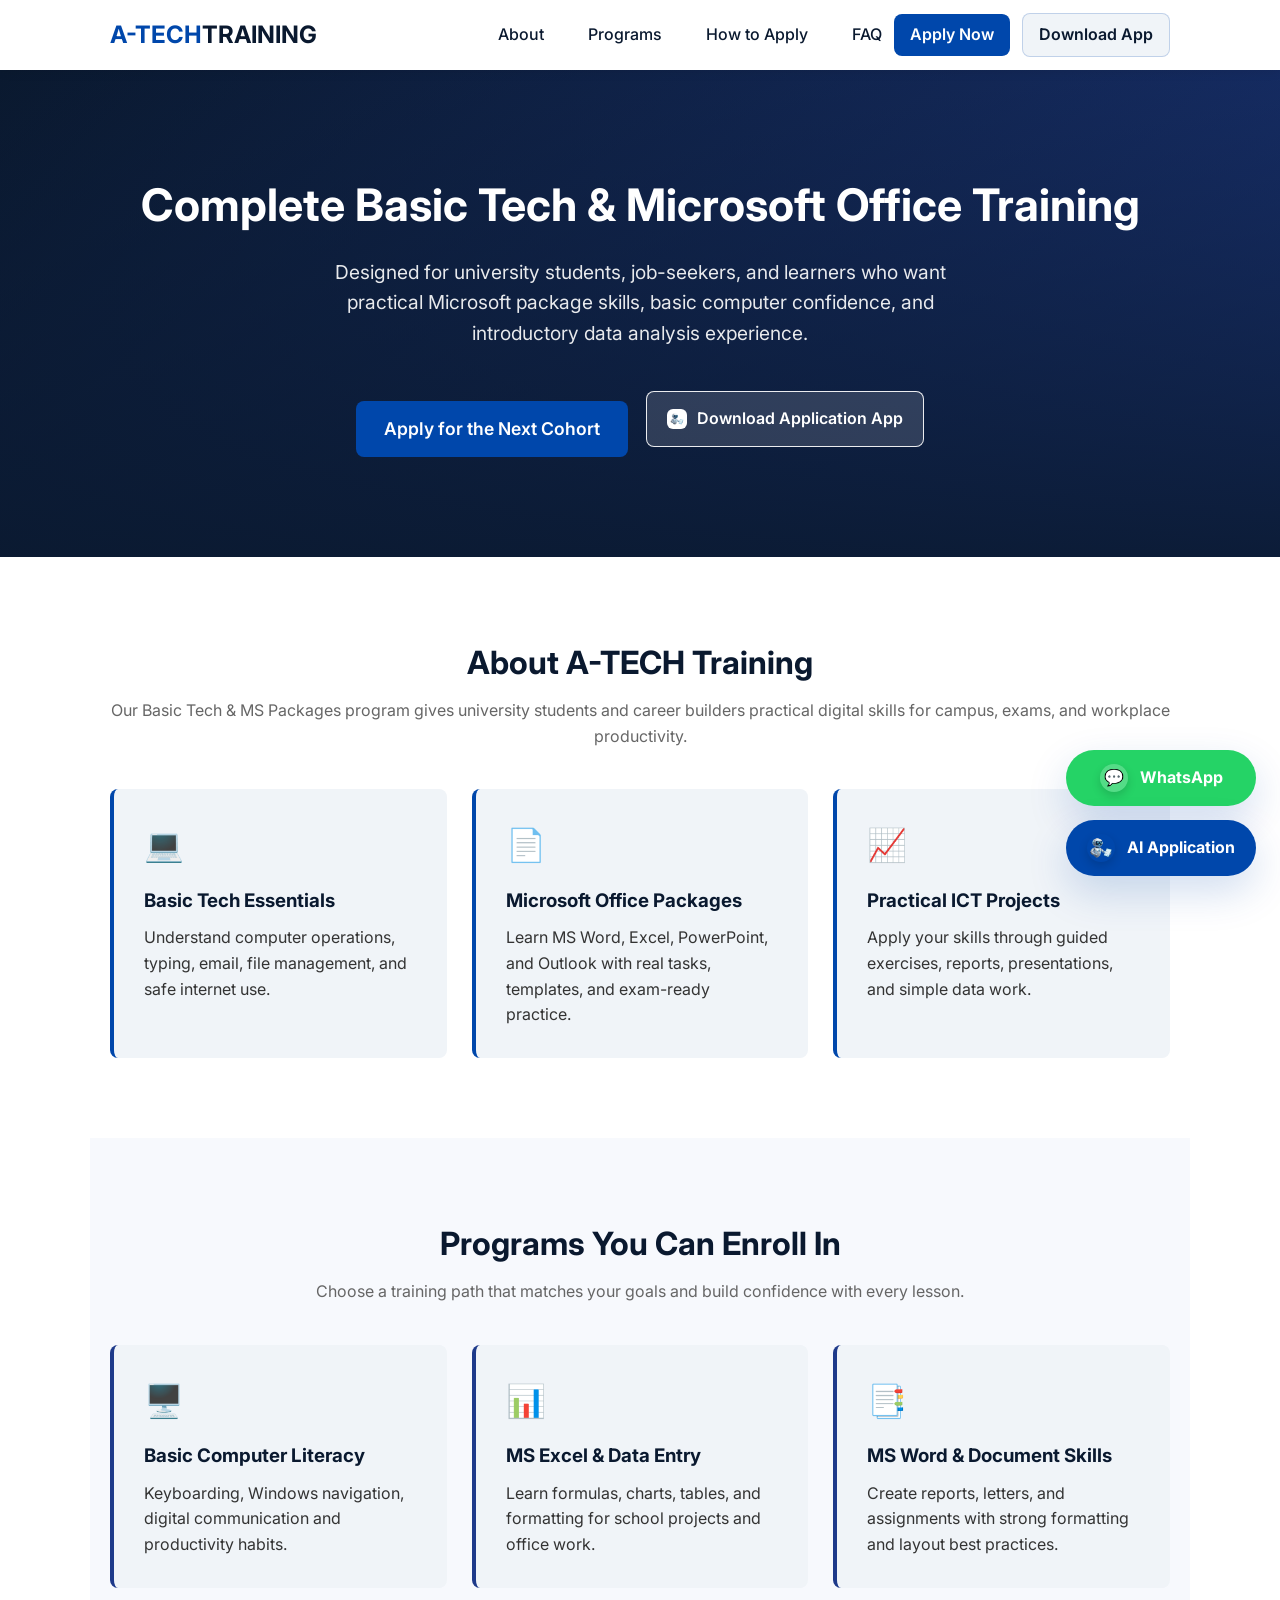
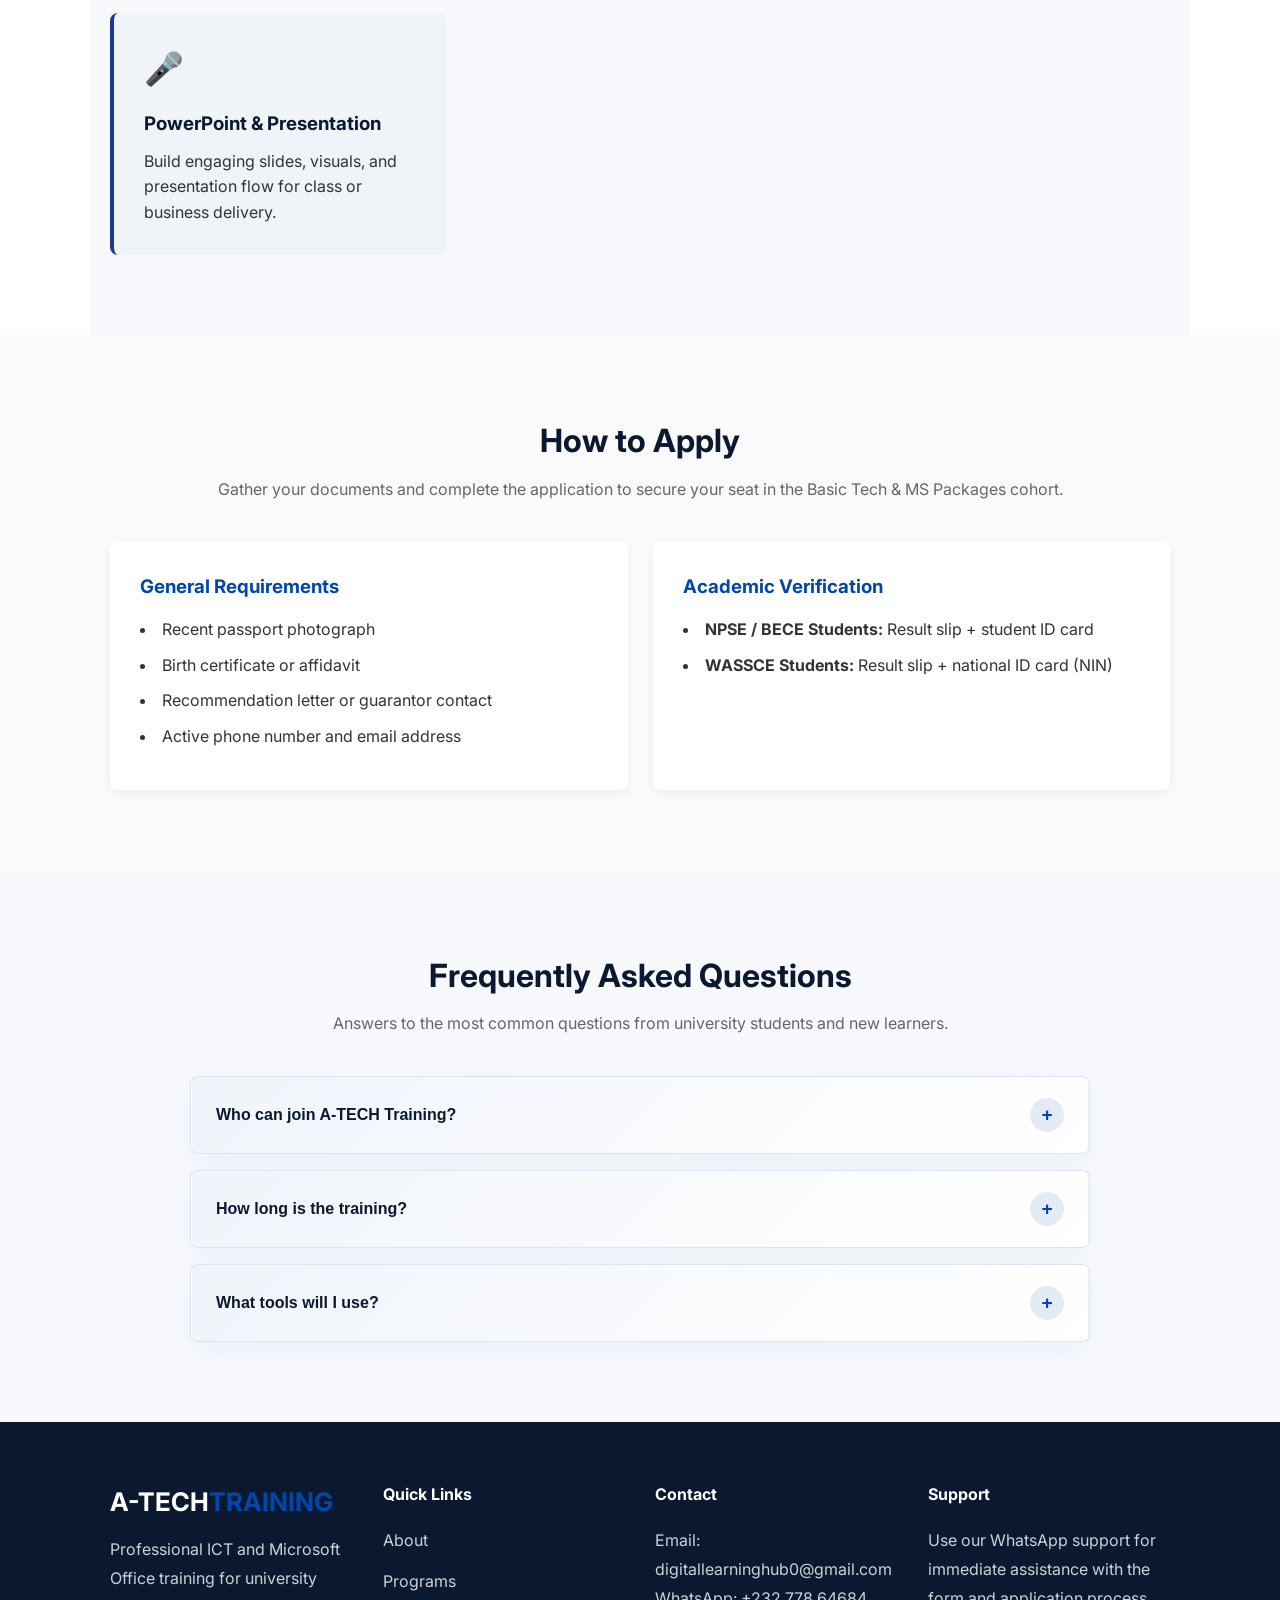
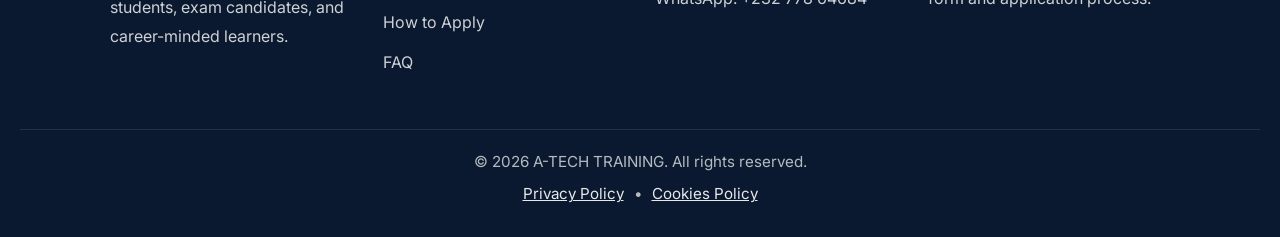
<file: index.html>
<!DOCTYPE html>
<html lang="en">
<head>
    <meta charset="UTF-8">
    <meta name="viewport" content="width=device-width, initial-scale=1.0">
    <title>A-TECH TRAINING | Basic Tech & MS Packages Application</title>
    <link rel="stylesheet" href="styles.css">
    <link rel="preconnect" href="https://fonts.googleapis.com">
    <link rel="preconnect" href="https://fonts.gstatic.com" crossorigin>
    <link href="https://fonts.googleapis.com/css2?family=Inter:wght@300;400;500;600;700&display=swap" rel="stylesheet">
</head>
<body>

    <!-- COMPONENT: Header Navigation -->
    <header class="navbar">
        <div class="container nav-container">
            <a href="index.html" class="logo">A-TECH<span>TRAINING</span></a>
            <button class="nav-toggle" id="navToggle" aria-expanded="false" aria-label="Toggle navigation">☰</button>
            <nav class="nav-menu" id="navMenu">
                <ul class="nav-links">
                    <li><a href="#about">About</a></li>
                    <li><a href="#programs">Programs</a></li>
                    <li><a href="#requirements">How to Apply</a></li>
                    <li><a href="#faq">FAQ</a></li>
                </ul>
                <div class="nav-actions">
                    <a href="https://form.jotform.com/262054270418048" class="btn-primary" target="_blank" rel="noopener">Apply Now</a>
                    <a href="https://app.jotform.com/262054073731552" class="btn-secondary" target="_blank" rel="noopener">Download App</a>
                </div>
            </nav>
        </div>
    </header>

    <!-- COMPONENT: Hero Section -->
    <section class="hero">
        <div class="container hero-content">
            <h1>Complete Basic Tech & Microsoft Office Training</h1>
            <p>Designed for university students, job-seekers, and learners who want practical Microsoft package skills, basic computer confidence, and introductory data analysis experience.</p>
            <div class="hero-actions">
                <a href="https://form.jotform.com/262054270418048" class="btn-hero" target="_blank" rel="noopener">Apply for the Next Cohort</a>
                <a href="https://app.jotform.com/262054073731552" class="btn-secondary btn-download-app" target="_blank" rel="noopener">
                    <img src="A-TECH.png" alt="A-TECH" class="hero-action-icon">
                    Download Application App
                </a>
            </div>
        </div>
    </section>

    <!-- COMPONENT: About / Course Highlights Section -->
    <section id="about" class="features container section-reveal">
        <div class="section-header">
            <h2>About A-TECH Training</h2>
            <p>Our Basic Tech & MS Packages program gives university students and career builders practical digital skills for campus, exams, and workplace productivity.</p>
        </div>
        <div class="grid-3">
            <div class="card">
                <div class="icon">💻</div>
                <h3>Basic Tech Essentials</h3>
                <p>Understand computer operations, typing, email, file management, and safe internet use.</p>
            </div>
            <div class="card">
                <div class="icon">📄</div>
                <h3>Microsoft Office Packages</h3>
                <p>Learn MS Word, Excel, PowerPoint, and Outlook with real tasks, templates, and exam-ready practice.</p>
            </div>
            <div class="card">
                <div class="icon">📈</div>
                <h3>Practical ICT Projects</h3>
                <p>Apply your skills through guided exercises, reports, presentations, and simple data work.</p>
            </div>
        </div>
    </section>

    <!-- COMPONENT: Programs Section -->
    <section id="programs" class="programs container section-reveal">
        <div class="section-header">
            <h2>Programs You Can Enroll In</h2>
            <p>Choose a training path that matches your goals and build confidence with every lesson.</p>
        </div>
        <div class="grid-4">
            <div class="card">
                <div class="icon">🖥️</div>
                <h3>Basic Computer Literacy</h3>
                <p>Keyboarding, Windows navigation, digital communication and productivity habits.</p>
            </div>
            <div class="card">
                <div class="icon">📊</div>
                <h3>MS Excel & Data Entry</h3>
                <p>Learn formulas, charts, tables, and formatting for school projects and office work.</p>
            </div>
            <div class="card">
                <div class="icon">📑</div>
                <h3>MS Word & Document Skills</h3>
                <p>Create reports, letters, and assignments with strong formatting and layout best practices.</p>
            </div>
            <div class="card">
                <div class="icon">🎤</div>
                <h3>PowerPoint & Presentation</h3>
                <p>Build engaging slides, visuals, and presentation flow for class or business delivery.</p>
            </div>
        </div>
    </section>

    <!-- COMPONENT: Requirements Section -->
    <section id="requirements" class="requirements-section section-reveal">
        <div class="container">
            <div class="section-header">
                <h2>How to Apply</h2>
                <p>Gather your documents and complete the application to secure your seat in the Basic Tech & MS Packages cohort.</p>
            </div>
            <div class="grid-2">
                <div class="req-box">
                    <h3>General Requirements</h3>
                    <ul>
                        <li>Recent passport photograph</li>
                        <li>Birth certificate or affidavit</li>
                        <li>Recommendation letter or guarantor contact</li>
                        <li>Active phone number and email address</li>
                    </ul>
                </div>
                <div class="req-box">
                    <h3>Academic Verification</h3>
                    <ul>
                        <li><strong>NPSE / BECE Students:</strong> Result slip + student ID card</li>
                        <li><strong>WASSCE Students:</strong> Result slip + national ID card (NIN)</li>
                    </ul>
                </div>
            </div>
        </div>
    </section>

    <!-- COMPONENT: FAQ Section -->
    <section id="faq" class="faq-section section-reveal">
        <div class="container">
            <div class="section-header">
                <h2>Frequently Asked Questions</h2>
                <p>Answers to the most common questions from university students and new learners.</p>
            </div>
            <div class="faq-list">
                <div class="faq-item">
                    <button class="faq-question">
                        <span>Who can join A-TECH Training?</span>
                        <span class="faq-icon">+</span>
                    </button>
                    <div class="faq-answer">
                        <p>Anyone who wants to learn basic computer skills, Microsoft Office, or introductory data analysis—especially university students, job-seekers, and beginners.</p>
                    </div>
                </div>
                <div class="faq-item">
                    <button class="faq-question">
                        <span>How long is the training?</span>
                        <span class="faq-icon">+</span>
                    </button>
                    <div class="faq-answer">
                        <p>The program is designed as a flexible short course, typically delivered over several weeks with practical lessons and guided practice.</p>
                    </div>
                </div>
                <div class="faq-item">
                    <button class="faq-question">
                        <span>What tools will I use?</span>
                        <span class="faq-icon">+</span>
                    </button>
                    <div class="faq-answer">
                        <p>You will work with Microsoft Word, Excel, PowerPoint, and common computer tools for typing, file management, and digital communication.</p>
                    </div>
                </div>
            </div>
        </div>
    </section>

    <!-- Floating Support Widgets -->
    <div class="support-widgets">
        <a class="whatsapp-float" href="https://wa.me/23277864684?text=Hello%20A-TECH%20TRAINING%20support" target="_blank" rel="noopener noreferrer" title="WhatsApp Support">
            <span class="whatsapp-icon">💬</span>
            <span>WhatsApp</span>
        </a>
        <a class="ai-float" href="https://agent.jotform.com/019f99a39b4070008c04df98664874016407" target="_blank" rel="noopener noreferrer" title="Open A-TECH AI Application Link">
            <img src="A-TECH.png" alt="A-TECH AI" class="ai-icon">
            <span>AI Application</span>
        </a>
    </div>

    <!-- COMPONENT: Footer Section -->
    <footer class="site-footer">
        <div class="container footer-grid">
            <div class="footer-col brand">
                <div class="footer-logo">A-TECH<span>TRAINING</span></div>
                <p>Professional ICT and Microsoft Office training for university students, exam candidates, and career-minded learners.</p>
            </div>
            <div class="footer-col">
                <h4>Quick Links</h4>
                <ul class="footer-links">
                    <li><a href="#about">About</a></li>
                    <li><a href="#programs">Programs</a></li>
                    <li><a href="#requirements">How to Apply</a></li>
                    <li><a href="#faq">FAQ</a></li>
                </ul>
            </div>
            <div class="footer-col">
                <h4>Contact</h4>
                <p>Email: <a href="mailto:digitallearninghub0@gmail.com">digitallearninghub0@gmail.com</a></p>
                <p>WhatsApp: <a href="https://wa.me/23277864684" target="_blank" rel="noopener">+232 778 64684</a></p>
            </div>
            <div class="footer-col">
                <h4>Support</h4>
                <p>Use our WhatsApp support for immediate assistance with the form and application process.</p>
            </div>
        </div>
        <div class="footer-bottom">
            <p>© 2026 A-TECH TRAINING. All rights reserved.</p>
            <div class="footer-policy">
                <a href="privacy.html">Privacy Policy</a>
                <span>•</span>
                <a href="cookies.html">Cookies Policy</a>
            </div>
        </div>
    </footer>

    <script src="script.js"></script>
</body>
</html>
</file>
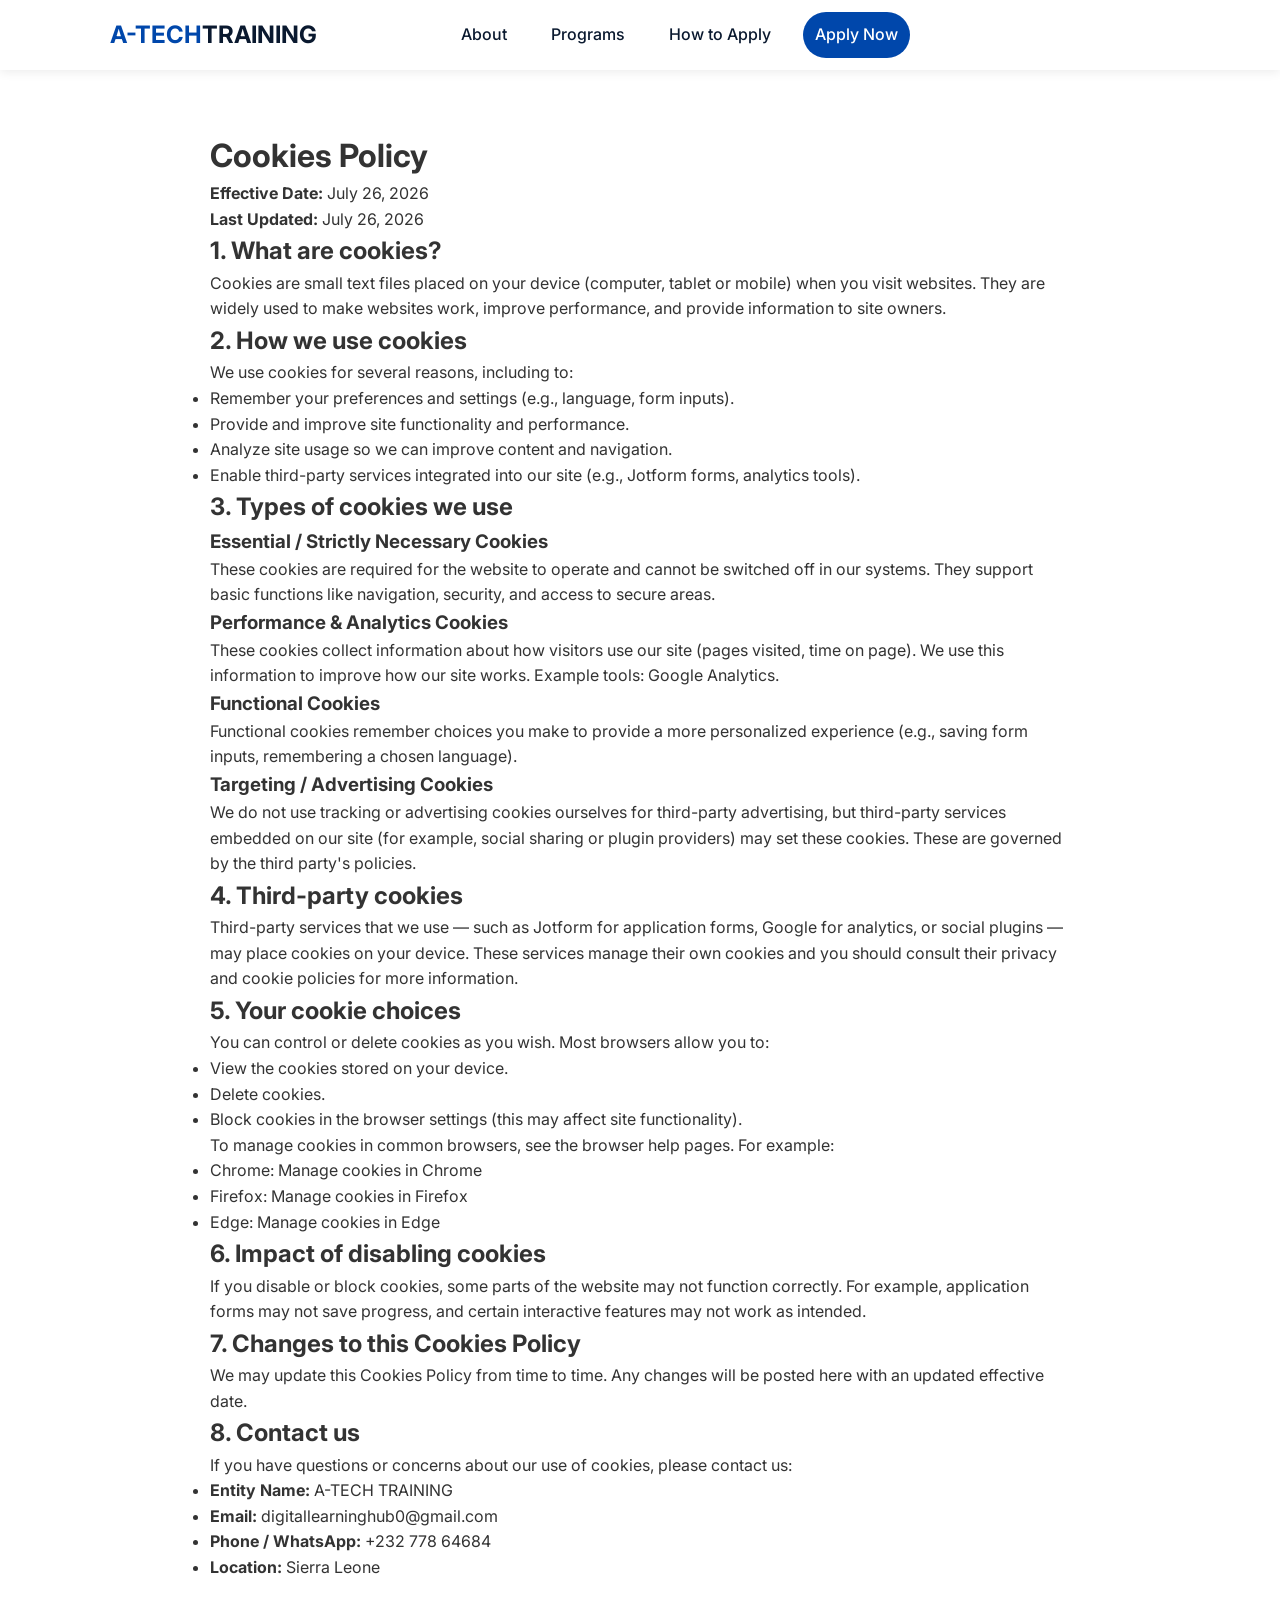
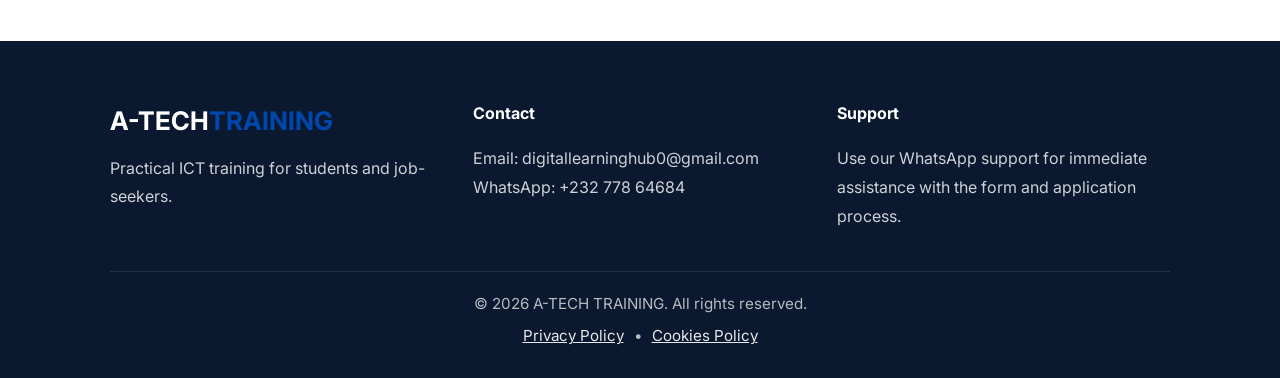
<file: cookies.html>
<!DOCTYPE html>
<html lang="en">
<head>
    <meta charset="UTF-8">
    <meta name="viewport" content="width=device-width, initial-scale=1.0">
    <title>Cookies Policy — A-TECH TRAINING</title>
    <link rel="stylesheet" href="styles.css">
    <link rel="preconnect" href="https://fonts.googleapis.com">
    <link rel="preconnect" href="https://fonts.gstatic.com" crossorigin>
    <link href="https://fonts.googleapis.com/css2?family=Inter:wght@300;400;500;600;700&display=swap" rel="stylesheet">
</head>
<body>
    <header class="navbar">
        <div class="container nav-container">
            <div class="logo">A-TECH<span>TRAINING</span></div>
            <nav>
                <button class="nav-toggle" aria-expanded="false" aria-label="Open navigation menu">☰</button>
                <ul class="nav-links">
                    <li><a href="index.html#about">About</a></li>
                    <li><a href="index.html#programs">Programs</a></li>
                    <li><a href="index.html#requirements">How to Apply</a></li>
                    <li><a href="https://form.jotform.com/262054270418048" class="btn-primary" target="_blank" rel="noopener">Apply Now</a></li>
                    <li><a href="https://app.jotform.com/262054073731552" class="btn-secondary" target="_blank" rel="noopener">Download App</a></li>
                </ul>
            </nav>
        </div>
    </header>

    <main class="container" style="padding:60px 20px; max-width:900px;">
        <h1>Cookies Policy</h1>
        <p><strong>Effective Date:</strong> July 26, 2026</p>
        <p><strong>Last Updated:</strong> July 26, 2026</p>

        <h2>1. What are cookies?</h2>
        <p>Cookies are small text files placed on your device (computer, tablet or mobile) when you visit websites. They are widely used to make websites work, improve performance, and provide information to site owners.</p>

        <h2>2. How we use cookies</h2>
        <p>We use cookies for several reasons, including to:</p>
        <ul>
            <li>Remember your preferences and settings (e.g., language, form inputs).</li>
            <li>Provide and improve site functionality and performance.</li>
            <li>Analyze site usage so we can improve content and navigation.</li>
            <li>Enable third-party services integrated into our site (e.g., Jotform forms, analytics tools).</li>
        </ul>

        <h2>3. Types of cookies we use</h2>
        <h3>Essential / Strictly Necessary Cookies</h3>
        <p>These cookies are required for the website to operate and cannot be switched off in our systems. They support basic functions like navigation, security, and access to secure areas.</p>

        <h3>Performance & Analytics Cookies</h3>
        <p>These cookies collect information about how visitors use our site (pages visited, time on page). We use this information to improve how our site works. Example tools: Google Analytics.</p>

        <h3>Functional Cookies</h3>
        <p>Functional cookies remember choices you make to provide a more personalized experience (e.g., saving form inputs, remembering a chosen language).</p>

        <h3>Targeting / Advertising Cookies</h3>
        <p>We do not use tracking or advertising cookies ourselves for third-party advertising, but third-party services embedded on our site (for example, social sharing or plugin providers) may set these cookies. These are governed by the third party's policies.</p>

        <h2>4. Third-party cookies</h2>
        <p>Third-party services that we use — such as Jotform for application forms, Google for analytics, or social plugins — may place cookies on your device. These services manage their own cookies and you should consult their privacy and cookie policies for more information.</p>

        <h2>5. Your cookie choices</h2>
        <p>You can control or delete cookies as you wish. Most browsers allow you to:</p>
        <ul>
            <li>View the cookies stored on your device.</li>
            <li>Delete cookies.</li>
            <li>Block cookies in the browser settings (this may affect site functionality).</li>
        </ul>
        <p>To manage cookies in common browsers, see the browser help pages. For example:</p>
        <ul>
            <li>Chrome: <a href="https://support.google.com/chrome/answer/95647" target="_blank" rel="noopener">Manage cookies in Chrome</a></li>
            <li>Firefox: <a href="https://support.mozilla.org/en-US/kb/enable-and-disable-cookies-website-preferences" target="_blank" rel="noopener">Manage cookies in Firefox</a></li>
            <li>Edge: <a href="https://support.microsoft.com/microsoft-edge/delete-cookies-in-microsoft-edge-63947406-40ac-c3b8-57b9-2a946a29ae09" target="_blank" rel="noopener">Manage cookies in Edge</a></li>
        </ul>

        <h2>6. Impact of disabling cookies</h2>
        <p>If you disable or block cookies, some parts of the website may not function correctly. For example, application forms may not save progress, and certain interactive features may not work as intended.</p>

        <h2>7. Changes to this Cookies Policy</h2>
        <p>We may update this Cookies Policy from time to time. Any changes will be posted here with an updated effective date.</p>

        <h2>8. Contact us</h2>
        <p>If you have questions or concerns about our use of cookies, please contact us:</p>
        <ul>
            <li><strong>Entity Name:</strong> A-TECH TRAINING</li>
            <li><strong>Email:</strong> <a href="mailto:digitallearninghub0@gmail.com">digitallearninghub0@gmail.com</a></li>
            <li><strong>Phone / WhatsApp:</strong> <a href="https://wa.me/23277864684" target="_blank" rel="noopener">+232 778 64684</a></li>
            <li><strong>Location:</strong> Sierra Leone</li>
        </ul>
    </main>

    <footer class="site-footer">
        <div class="container">
            <div class="footer-grid">
                <div class="footer-col">
                    <div class="footer-logo">A-TECH<span>TRAINING</span></div>
                    <p>Practical ICT training for students and job-seekers.</p>
                </div>
                <div class="footer-col">
                    <h4>Contact</h4>
                    <p>Email: <a href="mailto:digitallearninghub0@gmail.com">digitallearninghub0@gmail.com</a></p>
                    <p>WhatsApp: <a href="https://wa.me/23277864684" target="_blank" rel="noopener">+232 778 64684</a></p>
                </div>
                <div class="footer-col">
                    <h4>Support</h4>
                    <p>Use our WhatsApp support for immediate assistance with the form and application process.</p>
                </div>
            </div>
            <div class="footer-bottom">
                <p>© 2026 A-TECH TRAINING. All rights reserved.</p>
                <div class="footer-policy">
                    <a href="privacy.html">Privacy Policy</a>
                    <span>•</span>
                    <a href="cookies.html">Cookies Policy</a>
                </div>
            </div>
        </div>
    </footer>

    <script src="script.js"></script>
</body>
</html>
</file>
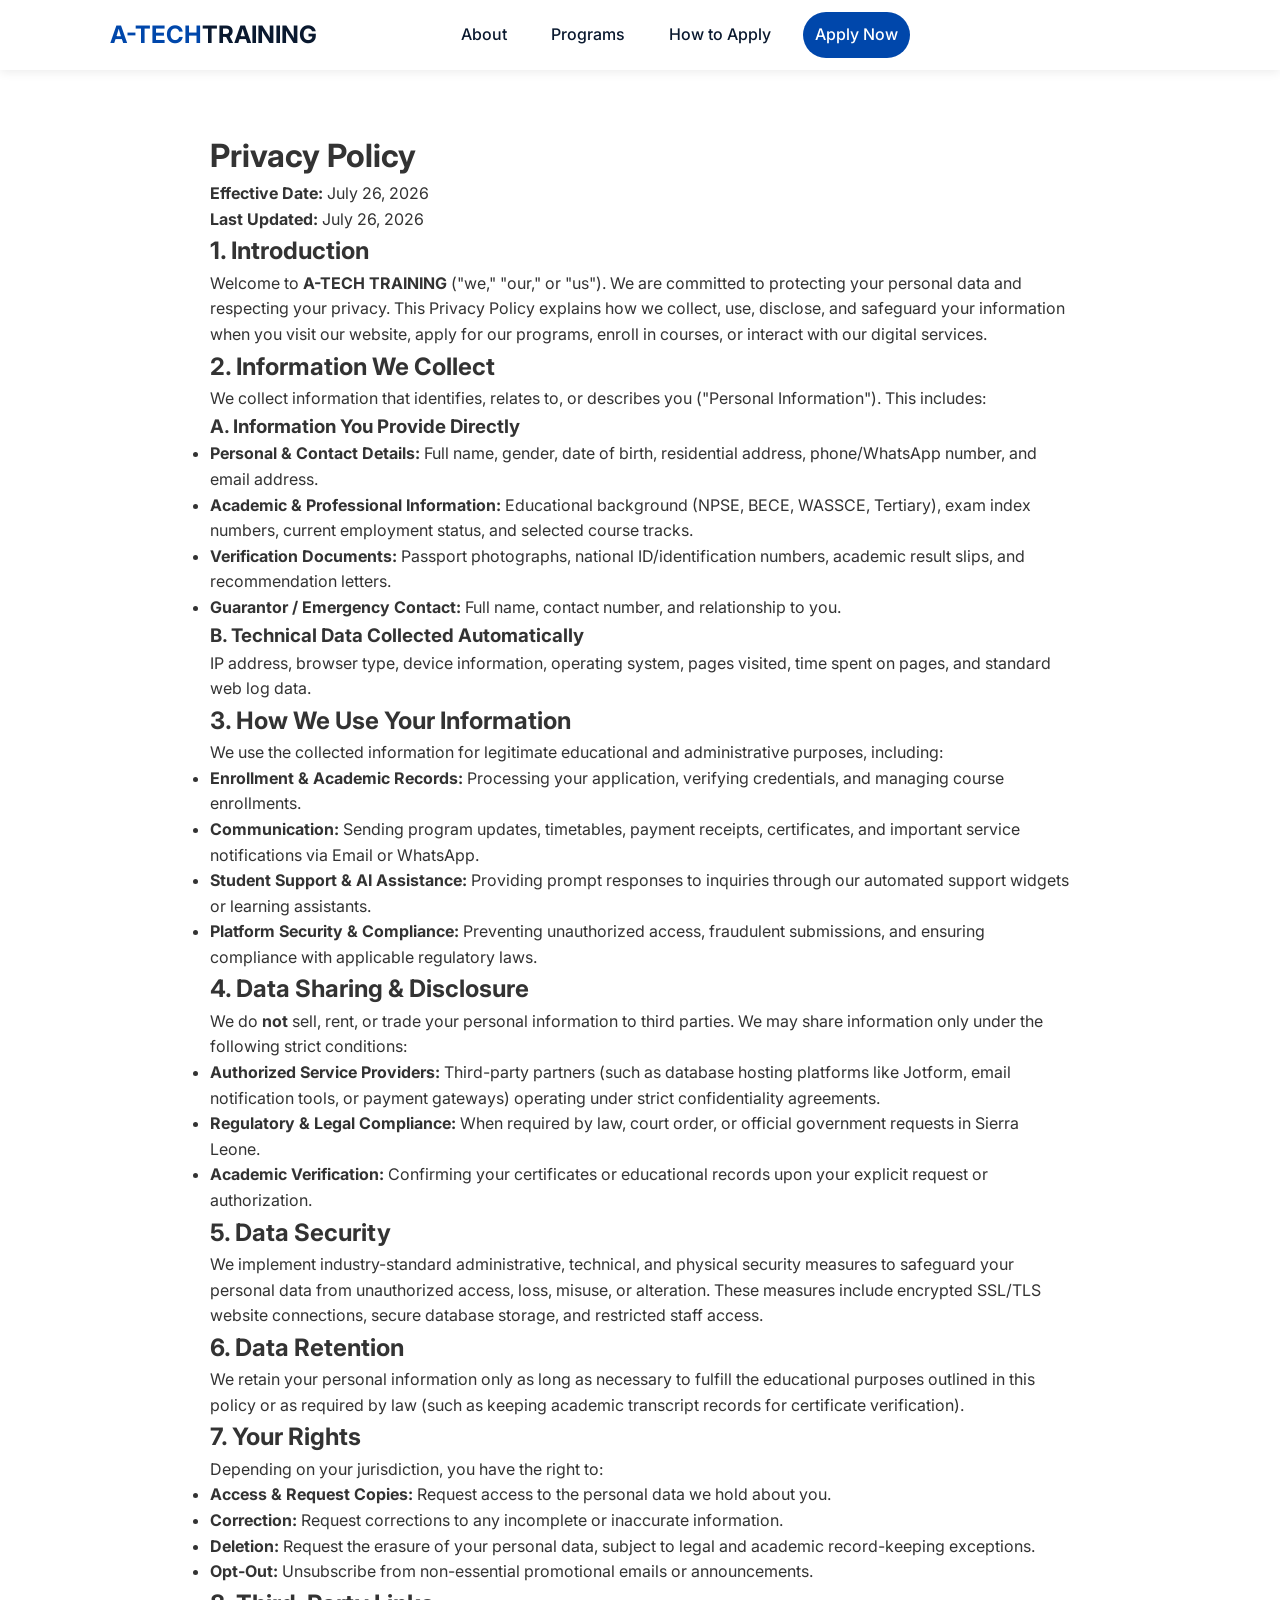
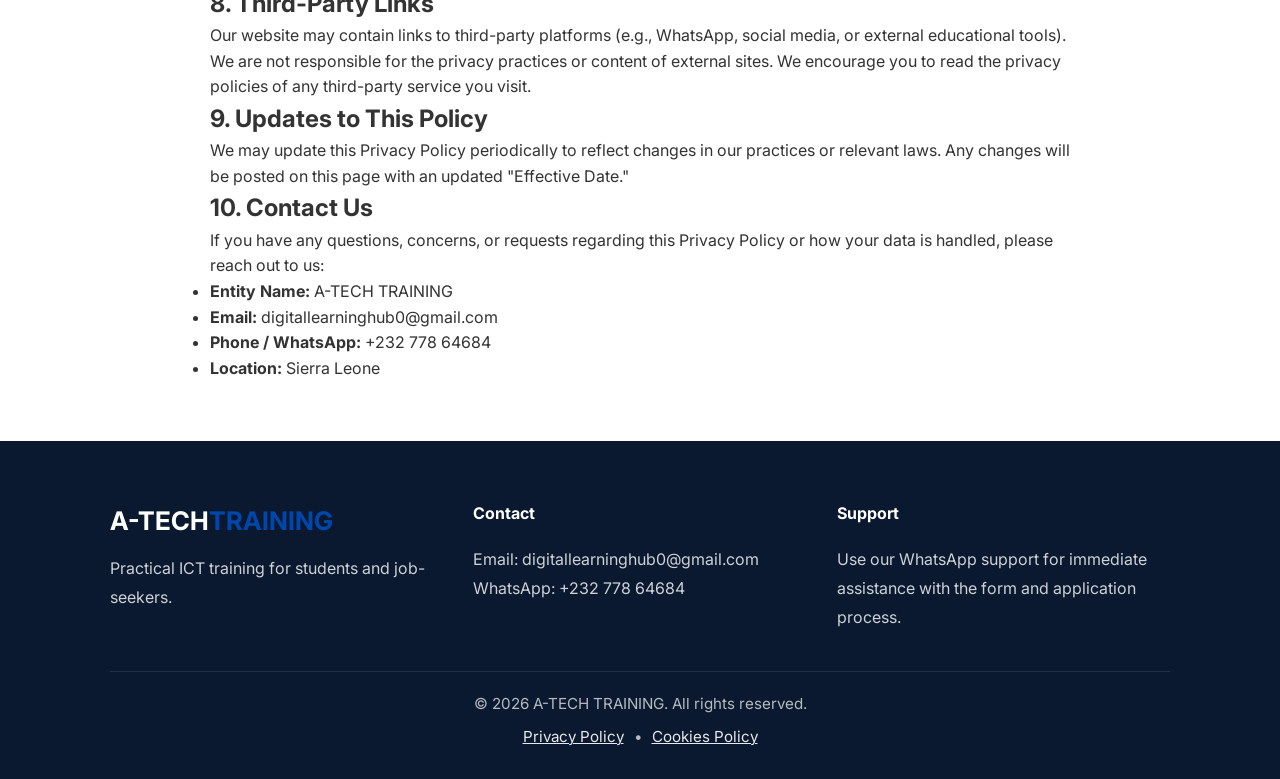
<file: privacy.html>
<!DOCTYPE html>
<html lang="en">
<head>
    <meta charset="UTF-8">
    <meta name="viewport" content="width=device-width, initial-scale=1.0">
    <title>Privacy Policy — A-TECH TRAINING</title>
    <link rel="stylesheet" href="styles.css">
    <link rel="preconnect" href="https://fonts.googleapis.com">
    <link rel="preconnect" href="https://fonts.gstatic.com" crossorigin>
    <link href="https://fonts.googleapis.com/css2?family=Inter:wght@300;400;500;600;700&display=swap" rel="stylesheet">
</head>
<body>
    <header class="navbar">
        <div class="container nav-container">
            <div class="logo">A-TECH<span>TRAINING</span></div>
            <nav>
                <button class="nav-toggle" aria-expanded="false" aria-label="Open navigation menu">☰</button>
                <ul class="nav-links">
                    <li><a href="index.html#about">About</a></li>
                    <li><a href="index.html#programs">Programs</a></li>
                    <li><a href="index.html#requirements">How to Apply</a></li>
                    <li><a href="https://form.jotform.com/262054270418048" class="btn-primary" target="_blank" rel="noopener">Apply Now</a></li>
                    <li><a href="https://app.jotform.com/262054073731552" class="btn-secondary" target="_blank" rel="noopener">Download App</a></li>
                </ul>
            </nav>
        </div>
    </header>

    <main class="container" style="padding:60px 20px; max-width:900px;">
        <h1>Privacy Policy</h1>
        <p><strong>Effective Date:</strong> July 26, 2026</p>
        <p><strong>Last Updated:</strong> July 26, 2026</p>

        <h2>1. Introduction</h2>
        <p>Welcome to <strong>A-TECH TRAINING</strong> ("we," "our," or "us"). We are committed to protecting your personal data and respecting your privacy. This Privacy Policy explains how we collect, use, disclose, and safeguard your information when you visit our website, apply for our programs, enroll in courses, or interact with our digital services.</p>

        <h2>2. Information We Collect</h2>
        <p>We collect information that identifies, relates to, or describes you ("Personal Information"). This includes:</p>

        <h3>A. Information You Provide Directly</h3>
        <ul>
            <li><strong>Personal & Contact Details:</strong> Full name, gender, date of birth, residential address, phone/WhatsApp number, and email address.</li>
            <li><strong>Academic & Professional Information:</strong> Educational background (NPSE, BECE, WASSCE, Tertiary), exam index numbers, current employment status, and selected course tracks.</li>
            <li><strong>Verification Documents:</strong> Passport photographs, national ID/identification numbers, academic result slips, and recommendation letters.</li>
            <li><strong>Guarantor / Emergency Contact:</strong> Full name, contact number, and relationship to you.</li>
        </ul>

        <h3>B. Technical Data Collected Automatically</h3>
        <p>IP address, browser type, device information, operating system, pages visited, time spent on pages, and standard web log data.</p>

        <h2>3. How We Use Your Information</h2>
        <p>We use the collected information for legitimate educational and administrative purposes, including:</p>
        <ul>
            <li><strong>Enrollment & Academic Records:</strong> Processing your application, verifying credentials, and managing course enrollments.</li>
            <li><strong>Communication:</strong> Sending program updates, timetables, payment receipts, certificates, and important service notifications via Email or WhatsApp.</li>
            <li><strong>Student Support & AI Assistance:</strong> Providing prompt responses to inquiries through our automated support widgets or learning assistants.</li>
            <li><strong>Platform Security & Compliance:</strong> Preventing unauthorized access, fraudulent submissions, and ensuring compliance with applicable regulatory laws.</li>
        </ul>

        <h2>4. Data Sharing & Disclosure</h2>
        <p>We do <strong>not</strong> sell, rent, or trade your personal information to third parties. We may share information only under the following strict conditions:</p>
        <ul>
            <li><strong>Authorized Service Providers:</strong> Third-party partners (such as database hosting platforms like Jotform, email notification tools, or payment gateways) operating under strict confidentiality agreements.</li>
            <li><strong>Regulatory & Legal Compliance:</strong> When required by law, court order, or official government requests in Sierra Leone.</li>
            <li><strong>Academic Verification:</strong> Confirming your certificates or educational records upon your explicit request or authorization.</li>
        </ul>

        <h2>5. Data Security</h2>
        <p>We implement industry-standard administrative, technical, and physical security measures to safeguard your personal data from unauthorized access, loss, misuse, or alteration. These measures include encrypted SSL/TLS website connections, secure database storage, and restricted staff access.</p>

        <h2>6. Data Retention</h2>
        <p>We retain your personal information only as long as necessary to fulfill the educational purposes outlined in this policy or as required by law (such as keeping academic transcript records for certificate verification).</p>

        <h2>7. Your Rights</h2>
        <p>Depending on your jurisdiction, you have the right to:</p>
        <ul>
            <li><strong>Access & Request Copies:</strong> Request access to the personal data we hold about you.</li>
            <li><strong>Correction:</strong> Request corrections to any incomplete or inaccurate information.</li>
            <li><strong>Deletion:</strong> Request the erasure of your personal data, subject to legal and academic record-keeping exceptions.</li>
            <li><strong>Opt-Out:</strong> Unsubscribe from non-essential promotional emails or announcements.</li>
        </ul>

        <h2>8. Third-Party Links</h2>
        <p>Our website may contain links to third-party platforms (e.g., WhatsApp, social media, or external educational tools). We are not responsible for the privacy practices or content of external sites. We encourage you to read the privacy policies of any third-party service you visit.</p>

        <h2>9. Updates to This Policy</h2>
        <p>We may update this Privacy Policy periodically to reflect changes in our practices or relevant laws. Any changes will be posted on this page with an updated "Effective Date."</p>

        <h2>10. Contact Us</h2>
        <p>If you have any questions, concerns, or requests regarding this Privacy Policy or how your data is handled, please reach out to us:</p>
        <ul>
            <li><strong>Entity Name:</strong> A-TECH TRAINING</li>
            <li><strong>Email:</strong> <a href="mailto:digitallearninghub0@gmail.com">digitallearninghub0@gmail.com</a></li>
            <li><strong>Phone / WhatsApp:</strong> <a href="https://wa.me/23277864684" target="_blank" rel="noopener">+232 778 64684</a></li>
            <li><strong>Location:</strong> Sierra Leone</li>
        </ul>
    </main>

    <footer class="site-footer">
        <div class="container">
            <div class="footer-grid">
                <div class="footer-col">
                    <div class="footer-logo">A-TECH<span>TRAINING</span></div>
                    <p>Practical ICT training for students and job-seekers.</p>
                </div>
                <div class="footer-col">
                    <h4>Contact</h4>
                    <p>Email: <a href="mailto:digitallearninghub0@gmail.com">digitallearninghub0@gmail.com</a></p>
                    <p>WhatsApp: <a href="https://wa.me/23277864684" target="_blank" rel="noopener">+232 778 64684</a></p>
                </div>
                <div class="footer-col">
                    <h4>Support</h4>
                    <p>Use our WhatsApp support for immediate assistance with the form and application process.</p>
                </div>
            </div>
            <div class="footer-bottom">
                <p>© 2026 A-TECH TRAINING. All rights reserved.</p>
                <div class="footer-policy">
                    <a href="privacy.html">Privacy Policy</a>
                    <span>•</span>
                    <a href="cookies.html">Cookies Policy</a>
                </div>
            </div>
        </div>
    </footer>

    <script src="script.js"></script>
</body>
</html>
</file>
<file: styles.css>
/* ==========================================================================
   A-TECH TRAINING - Complete Unified Stylesheet
   Theme: Deep Royal Navy Blue
   ========================================================================== */

/* Color Variables */
:root {
    --primary-blue: #0047AB;
    --dark-blue: #0A192F;
    --light-blue: #F0F4F8;
    --accent-blue: #1E3A8A;
    --text-color: #333333;
    --text-muted: #666666;
    --white: #FFFFFF;
    --border-radius: 8px;
}

/* Base Styles & Core Layout */
* {
    box-sizing: border-box;
    margin: 0;
    padding: 0;
}

body {
    font-family: 'Inter', sans-serif;
    color: var(--text-color);
    background-color: var(--white);
    line-height: 1.6;
}

.container {
    max-width: 1100px;
    margin: 0 auto;
    padding: 0 20px;
}

a {
    text-decoration: none;
    color: inherit;
}

/* ==========================================================================
   COMPONENT: Header Navigation
   ========================================================================== */
.navbar {
    background-color: var(--white);
    box-shadow: 0 2px 10px rgba(0,0,0,0.08);
    position: sticky;
    top: 0;
    z-index: 1000;
}

.nav-container {
    display: flex;
    justify-content: space-between;
    align-items: center;
    height: 70px;
    gap: 24px;
}

.logo {
    font-weight: 700;
    font-size: 1.5rem;
    color: var(--primary-blue);
    white-space: nowrap;
}

.logo span {
    color: var(--dark-blue);
}

nav, .nav-menu {
    display: flex;
    align-items: center;
    justify-content: flex-end;
    width: 100%;
}

.nav-links {
    display: flex;
    list-style: none;
    align-items: center;
    gap: 20px;
    flex-wrap: wrap;
    margin-left: auto;
}

.nav-links li {
    list-style: none;
}

.nav-links a {
    display: inline-flex;
    align-items: center;
    padding: 10px 12px;
    border-radius: 999px;
    font-weight: 500;
    color: var(--dark-blue);
    transition: color 0.3s, background-color 0.3s;
}

.nav-links a:hover,
.nav-links a.active {
    color: var(--primary-blue);
    background-color: rgba(0, 71, 171, 0.08);
    font-weight: 600;
}

.nav-actions {
    display: flex;
    align-items: center;
    gap: 12px;
}

/* Mobile Toggle Icon */
.nav-toggle {
    display: none;
    background: none;
    border: none;
    font-size: 1.5rem;
    color: var(--dark-blue);
    cursor: pointer;
}

/* ==========================================================================
   COMPONENT: Buttons
   ========================================================================== */
.btn-primary, .btn-hero, .btn-secondary {
    color: var(--white) !important;
    padding: 10px 20px;
    border-radius: var(--border-radius);
    font-weight: 600;
    transition: background-color 0.3s ease, transform 0.25s ease;
    display: inline-flex;
    align-items: center;
    justify-content: center;
    text-decoration: none;
}

.btn-primary, .btn-hero {
    background-color: var(--primary-blue);
}

.btn-secondary {
    background-color: rgba(255, 255, 255, 0.14);
    border: 1px solid rgba(255,255,255,0.9);
    white-space: nowrap;
    min-width: 240px;
    padding: 14px 20px;
}

/* Navbar specific button overrides */
.nav-menu .btn-primary,
.nav-menu .btn-secondary {
    padding: 8px 16px;
    min-width: auto;
}

.nav-menu .btn-secondary {
    background-color: var(--light-blue);
    color: var(--dark-blue) !important;
    border: 1px solid rgba(0, 71, 171, 0.2);
}

.btn-primary:hover, .btn-hero:hover {
    background-color: var(--accent-blue);
}

.btn-secondary:hover {
    background-color: rgba(255, 255, 255, 0.22);
    transform: translateY(-2px);
}

.btn-hero {
    padding: 14px 28px;
    font-size: 1.1rem;
    margin-top: 20px;
    min-width: 260px;
}

.btn-download-app .hero-action-icon {
    width: 20px;
    height: 20px;
    border-radius: 6px;
    object-fit: cover;
    background: #fff;
    padding: 2px;
    margin-right: 10px;
}

/* ==========================================================================
   COMPONENT: Hero Section
   ========================================================================== */
.hero {
    position: relative;
    overflow: hidden;
    background: linear-gradient(135deg, var(--dark-blue) 0%, var(--accent-blue) 100%);
    color: var(--white);
    text-align: center;
    padding: 100px 20px;
}

.hero::before {
    content: '';
    position: absolute;
    inset: 0;
    background: url('https://images.unsplash.com/photo-1523240795612-9a054b0db644?auto=format&fit=crop&w=1200&q=80') center/cover no-repeat;
    opacity: 0.35;
    filter: blur(12px) grayscale(15%);
}

.hero::after {
    content: '';
    position: absolute;
    inset: 0;
    background: linear-gradient(180deg, rgba(10, 25, 47, 0.25), rgba(10, 25, 47, 0.9));
}

.hero-content {
    position: relative;
    z-index: 1;
}

.hero-content h1 {
    font-size: 2.8rem;
    font-weight: 700;
    margin-bottom: 15px;
}

.hero-content p {
    font-size: 1.2rem;
    max-width: 650px;
    margin: 0 auto;
    opacity: 0.9;
}

.hero-actions {
    display: flex;
    justify-content: center;
    align-items: center;
    gap: 18px;
    margin-top: 32px;
    flex-wrap: wrap;
}

.hero-pwd-note {
    margin-top: 16px;
    color: rgba(255,255,255,0.85);
    font-size: 0.98rem;
    text-align: center;
}

/* ==========================================================================
   COMPONENT: Sections & Grid Layouts
   ========================================================================== */
.section-header {
    text-align: center;
    margin-bottom: 40px;
}

.section-header h2 {
    font-size: 2rem;
    color: var(--dark-blue);
    margin-bottom: 10px;
}

.section-header p {
    color: var(--text-muted);
}

.section-reveal {
    opacity: 0;
    transform: translateY(30px);
    transition: opacity 0.7s ease, transform 0.7s ease;
}

.section-reveal.visible {
    opacity: 1;
    transform: translateY(0);
}

.features,
.programs,
.details-section,
.community-section,
.faq-section,
.requirements-section {
    padding: 80px 20px;
}

.programs,
.details-section,
.faq-section {
    background-color: #F7F9FD;
}

.requirements-section {
    background-color: #FAFAFA;
}

.community-section {
    background-color: var(--white);
}

.grid-2 {
    display: grid;
    grid-template-columns: repeat(auto-fit, minmax(320px, 1fr));
    gap: 25px;
}

.grid-3,
.grid-4 {
    display: grid;
    grid-template-columns: repeat(auto-fit, minmax(280px, 1fr));
    gap: 25px;
}

.details-section .grid-4 {
    grid-template-columns: repeat(auto-fit, minmax(240px, 1fr));
}

/* Cards & Feature Boxes */
.card {
    background-color: var(--light-blue);
    padding: 30px;
    border-radius: var(--border-radius);
    border-left: 4px solid var(--primary-blue);
    transition: transform 0.3s ease, box-shadow 0.3s ease;
}

.programs .card,
.details-section .card {
    border-left-color: var(--accent-blue);
}

.details-section .card {
    background-color: var(--white);
}

.card:hover {
    transform: translateY(-5px);
    box-shadow: 0 12px 30px rgba(0, 71, 171, 0.12);
}

.card .icon {
    font-size: 2rem;
    margin-bottom: 15px;
}

.card h3 {
    color: var(--dark-blue);
    margin-bottom: 10px;
}

/* Requirements Box */
.req-box {
    background: var(--white);
    padding: 30px;
    border-radius: var(--border-radius);
    box-shadow: 0 4px 12px rgba(0,0,0,0.05);
}

.req-box h3 {
    color: var(--primary-blue);
    margin-bottom: 15px;
}

.req-box ul {
    list-style-position: inside;
    color: var(--text-color);
}

.req-box li {
    margin-bottom: 10px;
}

/* Community Profiles */
.profile-grid {
    display: grid;
    grid-template-columns: repeat(auto-fit, minmax(250px, 1fr));
    gap: 25px;
}

.profile-card {
    background-color: var(--light-blue);
    border-radius: var(--border-radius);
    overflow: hidden;
    box-shadow: 0 8px 24px rgba(0, 0, 0, 0.08);
    transition: transform 0.3s ease;
    min-height: 320px;
    display: flex;
    flex-direction: column;
}

.profile-card:hover {
    transform: translateY(-6px);
}

.profile-placeholder {
    width: 100%;
    height: 220px;
    background-color: rgba(0, 71, 171, 0.08);
}

.profile-info {
    padding: 24px;
    flex: 1;
}

.profile-info p {
    color: var(--text-muted);
    line-height: 1.6;
}

/* ==========================================================================
   COMPONENT: FAQ Accordion Section
   ========================================================================== */
.faq-list {
    max-width: 900px;
    margin: 0 auto;
    display: grid;
    gap: 16px;
}

.faq-item {
    border-radius: var(--border-radius);
    background-color: var(--white);
    overflow: hidden;
    border: 1px solid rgba(0, 71, 171, 0.14);
    box-shadow: 0 10px 30px rgba(0, 71, 171, 0.05);
}

.faq-question {
    width: 100%;
    background: linear-gradient(135deg, rgba(0, 71, 171, 0.06), rgba(255, 255, 255, 0.96));
    border: 1px solid transparent;
    text-align: left;
    padding: 20px 24px;
    display: flex;
    align-items: center;
    justify-content: space-between;
    cursor: pointer;
    font-size: 1rem;
    font-weight: 700;
    color: var(--dark-blue);
    transition: background 0.25s ease, border-color 0.25s ease, transform 0.25s ease;
}

.faq-question:hover {
    background: rgba(0, 71, 171, 0.08);
    transform: translateY(-1px);
}

.faq-item.active .faq-question,
.faq-item.open .faq-question {
    background: rgba(0, 71, 171, 0.12);
    border-color: rgba(0, 71, 171, 0.22);
}

.faq-icon {
    width: 34px;
    height: 34px;
    display: inline-flex;
    align-items: center;
    justify-content: center;
    border-radius: 50%;
    background-color: rgba(0, 71, 171, 0.1);
    color: var(--primary-blue);
    font-size: 1.2rem;
    transition: transform 0.25s ease, background-color 0.25s ease;
}

.faq-item.active .faq-icon,
.faq-item.open .faq-icon {
    transform: rotate(45deg);
    background-color: var(--primary-blue);
    color: var(--white);
}

.faq-answer {
    max-height: 0;
    overflow: hidden;
    transition: max-height 0.35s ease, padding 0.25s ease;
    padding: 0 24px;
}

.faq-item.active .faq-answer,
.faq-item.open .faq-answer {
    padding: 18px 24px 24px;
    max-height: 500px;
}

.faq-answer p {
    margin: 0;
    color: var(--text-muted);
    line-height: 1.8;
}

/* ==========================================================================
   COMPONENT: Standalone Legal & Policy Pages (privacy.html & cookies.html)
   ========================================================================== */
.legal-container {
    padding: 50px 30px;
    background-color: var(--white);
    margin-top: 40px;
    margin-bottom: 60px;
    border-radius: var(--border-radius);
    box-shadow: 0 4px 20px rgba(0, 0, 0, 0.06);
}

.legal-header {
    border-bottom: 2px solid var(--light-blue);
    padding-bottom: 20px;
    margin-bottom: 30px;
}

.legal-header h1 {
    font-size: 2.2rem;
    color: var(--dark-blue);
    margin-bottom: 8px;
}

.effective-date {
    color: var(--text-muted);
    font-size: 0.95rem;
}

.legal-body h3 {
    margin-top: 28px;
    margin-bottom: 12px;
    color: var(--primary-blue);
    font-size: 1.3rem;
}

.legal-body h4 {
    margin-top: 18px;
    margin-bottom: 8px;
    color: var(--dark-blue);
}

.legal-body p, 
.legal-body ul {
    margin-bottom: 16px;
    color: var(--text-color);
    line-height: 1.75;
}

.legal-body ul {
    padding-left: 24px;
}

.legal-body li {
    margin-bottom: 8px;
}

.custom-table {
    width: 100%;
    border-collapse: collapse;
    margin: 24px 0;
    background-color: var(--white);
}

.custom-table th, 
.custom-table td {
    border: 1px solid #e2e8f0;
    padding: 14px 16px;
    text-align: left;
}

.custom-table th {
    background-color: var(--light-blue);
    color: var(--dark-blue);
    font-weight: 600;
}

/* Inline Policy Section (if embedded) */
.policy-section {
    padding: 80px 20px;
    background-color: var(--white);
}

.policy-content {
    background: #f8fafc;
    border-radius: var(--border-radius);
    padding: 32px;
    box-shadow: 0 14px 35px rgba(0, 0, 0, 0.06);
    color: var(--text-color);
}

/* ==========================================================================
   COMPONENT: Floating Support Widgets & Scroll-to-Top
   ========================================================================== */
.support-widgets {
    position: fixed;
    right: 24px;
    bottom: 24px;
    display: flex;
    flex-direction: column;
    gap: 14px;
    z-index: 900;
}

.whatsapp-float,
.ai-float {
    display: inline-flex;
    align-items: center;
    justify-content: center;
    gap: 12px;
    min-width: 190px;
    padding: 14px 18px;
    border-radius: 999px;
    font-weight: 700;
    color: var(--white);
    border: none;
    cursor: pointer;
    box-shadow: 0 16px 40px rgba(0, 71, 171, 0.18);
    transition: transform 0.2s ease, box-shadow 0.2s ease, background-color 0.2s ease;
    text-decoration: none;
}

.whatsapp-float {
    background-color: #25D366;
}

.whatsapp-float:hover {
    transform: translateY(-2px);
    background-color: #1ebe5e;
}

.ai-float {
    background-color: var(--primary-blue);
}

.ai-float:hover {
    transform: translateY(-2px);
    background-color: #053c8c;
}

.ai-icon,
.whatsapp-icon {
    width: 28px;
    height: 28px;
    border-radius: 50%;
    display: inline-flex;
    align-items: center;
    justify-content: center;
    box-shadow: 0 4px 10px rgba(0,0,0,0.15);
}

.ai-icon {
    object-fit: cover;
}

.whatsapp-icon {
    background: rgba(255, 255, 255, 0.22);
    color: var(--white);
}

.scroll-top {
    position: fixed;
    right: 24px;
    bottom: 140px;
    background-color: var(--primary-blue);
    color: var(--white);
    border: none;
    border-radius: 999px;
    padding: 12px 16px;
    font-weight: 700;
    cursor: pointer;
    opacity: 0;
    pointer-events: none;
    transform: translateY(10px);
    transition: opacity 0.25s ease, transform 0.25s ease, background-color 0.25s ease;
    z-index: 900;
}

.scroll-top.visible {
    opacity: 1;
    pointer-events: auto;
    transform: translateY(0);
}

.scroll-top:hover {
    background-color: var(--accent-blue);
}

/* ==========================================================================
   COMPONENT: Footer
   ========================================================================== */
.site-footer, footer {
    background-color: var(--dark-blue);
    color: rgba(255, 255, 255, 0.88);
    padding: 60px 20px 30px;
}

.footer-grid {
    display: grid;
    grid-template-columns: repeat(auto-fit, minmax(220px, 1fr));
    gap: 30px;
    align-items: start;
}

.footer-col h4 {
    margin-bottom: 18px;
    color: var(--white);
    font-size: 1rem;
}

.footer-col p,
.footer-col a {
    color: rgba(255, 255, 255, 0.8);
    line-height: 1.8;
}

.footer-col a:hover {
    color: var(--white);
}

.footer-links {
    list-style: none;
    padding: 0;
    margin: 0;
}

.footer-links li {
    margin-bottom: 12px;
}

.footer-logo {
    font-weight: 700;
    font-size: 1.6rem;
    color: var(--white);
    margin-bottom: 12px;
}

.footer-logo span {
    color: var(--primary-blue);
}

.footer-bottom {
    margin-top: 40px;
    border-top: 1px solid rgba(255, 255, 255, 0.1);
    padding-top: 20px;
    display: flex;
    flex-direction: column;
    align-items: center;
    gap: 8px;
    text-align: center;
    color: rgba(255, 255, 255, 0.7);
    font-size: 0.95rem;
}

.footer-policy {
    display: inline-flex;
    align-items: center;
    gap: 10px;
    flex-wrap: wrap;
}

.footer-policy a {
    color: var(--white);
    text-decoration: underline;
    opacity: 0.9;
}

.footer-policy a:hover {
    opacity: 1;
}

/* ==========================================================================
   RESPONSIVE DESIGN & MEDIA QUERIES
   ========================================================================== */

/* Navigation & Mobile Menu Breakpoint */
@media (max-width: 860px) {
    .nav-container {
        flex-wrap: wrap;
        height: auto;
        padding: 12px 20px;
    }

    .nav-toggle {
        display: block;
    }

    .nav-menu {
        display: none;
        width: 100%;
        flex-direction: column;
        gap: 16px;
        padding: 15px 0;
        border-top: 1px solid rgba(0, 0, 0, 0.05);
    }

    .nav-menu.active, .nav-links.show {
        display: flex;
    }

    .nav-links {
        flex-direction: column;
        width: 100%;
        gap: 10px;
        margin-left: 0;
    }

    .nav-links li {
        width: 100%;
    }

    .nav-links a {
        width: 100%;
        justify-content: center;
        padding: 10px 14px;
        font-size: 0.95rem;
    }

    .nav-actions {
        flex-direction: column;
        width: 100%;
    }

    .nav-actions a {
        width: 100%;
        justify-content: center;
    }
}

/* Tablet & Mobile Hero Adjustments */
@media (max-width: 768px) {
    .hero-content h1 {
        font-size: 2rem;
    }

    .hero-actions {
        flex-direction: column;
    }

    .policy-row {
        grid-template-columns: 1fr;
    }
}

/* Small Mobile Phones */
@media (max-width: 480px) {
    .hero {
        padding: 56px 16px;
    }

    .hero-content h1 {
        font-size: 1.4rem;
    }

    .hero-content p {
        font-size: 0.98rem;
        max-width: 100%;
    }

    .btn-hero, .btn-secondary {
        min-width: auto;
        width: 100%;
        padding: 12px 16px;
    }

    .support-widgets {
        right: 12px;
        bottom: 12px;
        gap: 8px;
    }

    .whatsapp-float, .ai-float {
        min-width: 140px;
        padding: 10px 12px;
        gap: 8px;
        font-size: 0.9rem;
    }

    .legal-container {
        padding: 30px 15px;
    }

    .custom-table th, .custom-table td {
        padding: 8px 10px;
        font-size: 0.85rem;
    }
}
</file>
